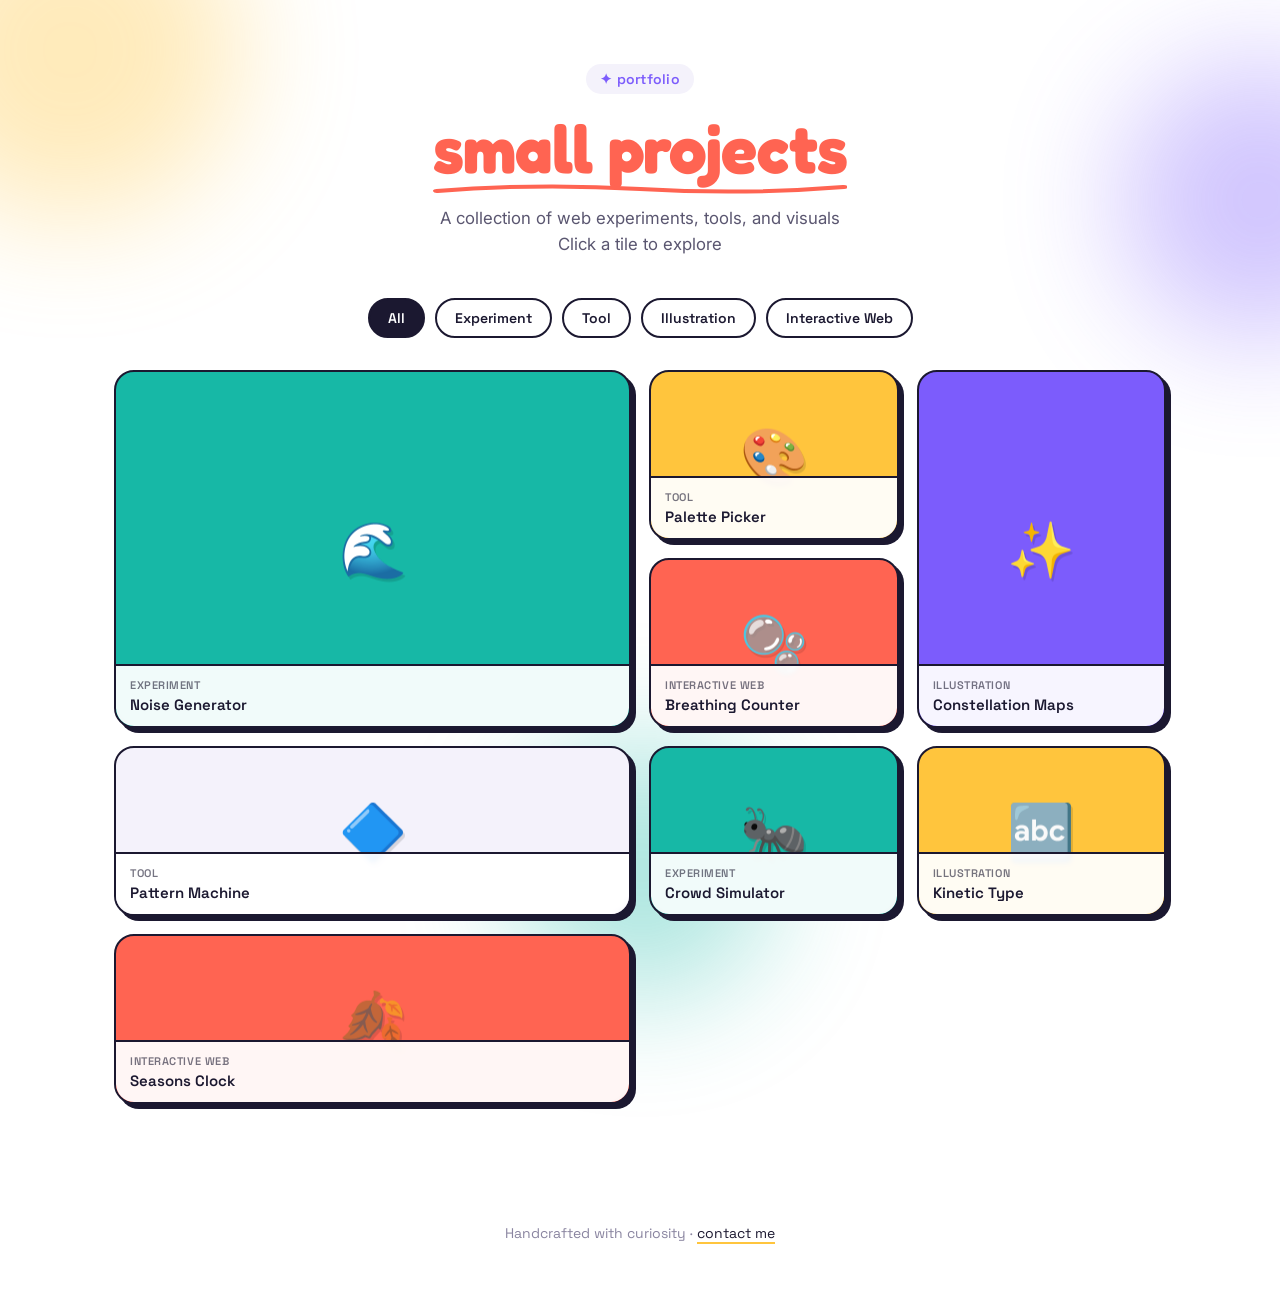
<file: idea1/index.html>
<!DOCTYPE html>
<html lang="en">

<head>
  <meta charset="UTF-8">
  <meta name="viewport" content="width=device-width, initial-scale=1.0">
  <title>The Lab — Web & Visual Creations</title>
  <link rel="preconnect" href="https://fonts.googleapis.com">
  <link
    href="https://fonts.googleapis.com/css2?family=Fredoka:wght@500;600;700&family=Space+Grotesk:wght@500;600;700&family=Inter:wght@400;500;600&display=swap"
    rel="stylesheet">
  <link rel="stylesheet" href="style.css">
  <script src="script.js" defer></script>
</head>

<body>

  <div class="blob blob1"></div>
  <div class="blob blob2"></div>
  <div class="blob blob3"></div>

  <header>
    <span class="eyebrow">✦ portfolio</span>
    <h1><span class="accent">small projects<svg viewBox="0 0 200 14" preserveAspectRatio="none">
          <path d="M2 10 Q 50 2, 100 8 T 198 6" stroke="#FF6452" stroke-width="4" fill="none" stroke-linecap="round" />
        </svg></span></h1>
    <p class="sub">A collection of web experiments, tools, and visuals<br>Click a tile to explore</p>
  </header>

  <div class="filters" id="filters"></div>

  <main>
    <div class="grid" id="grid"></div>
  </main>

  <footer>
    Handcrafted with curiosity · <a href="#" id="contact-link">contact me</a>
  </footer>

  <div class="modal-overlay" id="modalOverlay">
    <div class="modal" id="modalCard" style="position:relative;">
      <div class="close-x" id="closeModal">✕</div>
      <div class="art" id="modalArt"></div>
      <div class="body">
        <span class="cat-tag" id="modalCat"></span>
        <h3 id="modalName"></h3>
        <p id="modalDesc"></p>
        <div class="actions">
          <a class="btn primary" id="modalLink" href="#" target="_blank" rel="noopener">View Project ↗</a>
          <button class="btn ghost" id="modalCancel">Close</button>
        </div>
      </div>
    </div>
  </div>

</body>

</html>
</file>
<file: idea1/style.css>
:root{
  --paper:#FFFFFF;
  --ink:#1B1830;
  --coral:#FF6452;
  --teal:#17B8A6;
  --violet:#7C5CFC;
  --sunflower:#FFC53D;
  --mist:#F4F2FB;
  --line:#E8E4F5;
}
*{box-sizing:border-box; margin:0; padding:0;}
html{scroll-behavior:smooth;}
body{
  background:var(--paper);
  color:var(--ink);
  font-family:'Inter', sans-serif;
  overflow-x:hidden;
}

/* ---------- Decorative blobs ---------- */
.blob{
  position:absolute;
  border-radius:50%;
  filter:blur(60px);
  opacity:.35;
  z-index:0;
  pointer-events:none;
}
.blob1{width:340px;height:340px; background:var(--sunflower); top:-120px; left:-100px;}
.blob2{width:280px;height:280px; background:var(--violet); top:60px; right:-120px;}
.blob3{width:260px;height:260px; background:var(--teal); bottom:-100px; left:40%;}

/* ---------- Header ---------- */
header{
  position:relative;
  z-index:1;
  max-width:1100px;
  margin:0 auto;
  padding:64px 24px 40px;
  text-align:center;
}
.eyebrow{
  display:inline-flex;
  align-items:center;
  gap:8px;
  font-family:'Space Grotesk', sans-serif;
  font-size:14px;
  font-weight:600;
  letter-spacing:.02em;
  color:var(--violet);
  background:var(--mist);
  padding:6px 14px;
  border-radius:999px;
  margin-bottom:20px;
}
h1{
  font-family:'Fredoka', sans-serif;
  font-weight:700;
  font-size:clamp(2.4rem, 6vw, 4.2rem);
  line-height:1.05;
  letter-spacing:-.01em;
}
h1 .accent{
  color:var(--coral);
  position:relative;
  display:inline-block;
}
h1 .accent svg{
  position:absolute;
  left:0; bottom:-10px;
  width:100%; height:14px;
}
header p.sub{
  max-width:520px;
  margin:20px auto 0;
  font-size:1.05rem;
  color:#5A5670;
  line-height:1.6;
}

/* ---------- Filters ---------- */
.filters{
  position:relative;
  z-index:1;
  max-width:1100px;
  margin:0 auto;
  padding:0 24px 32px;
  display:flex;
  flex-wrap:wrap;
  gap:10px;
  justify-content:center;
}
.pill{
  font-family:'Space Grotesk', sans-serif;
  font-weight:600;
  font-size:14px;
  padding:9px 18px;
  border-radius:999px;
  border:2px solid var(--ink);
  background:var(--paper);
  color:var(--ink);
  cursor:pointer;
  transition:transform .15s ease, background .15s ease, color .15s ease;
}
.pill:hover{ transform:translateY(-2px) rotate(-1deg); }
.pill.active{
  background:var(--ink);
  color:var(--paper);
}

/* ---------- Grid ---------- */
main{
  position:relative;
  z-index:1;
  max-width:1100px;
  margin:0 auto;
  padding:0 24px 80px;
}
.grid{
  display:grid;
  grid-template-columns:repeat(4, 1fr);
  grid-auto-rows:170px;
  grid-auto-flow:dense;
  gap:18px;
}
@media(max-width:900px){
  .grid{ grid-template-columns:repeat(2,1fr); }
}
@media(max-width:520px){
  .grid{ grid-template-columns:1fr; grid-auto-rows:180px; }
  .tile.wide, .tile.tall, .tile.big{ grid-column:auto !important; grid-row:auto !important; }
}

.tile{
  position:relative;
  border-radius:20px;
  overflow:hidden;
  cursor:pointer;
  border:2px solid var(--ink);
  text-decoration:none;
  color:var(--ink);
  display:flex;
  flex-direction:column;
  justify-content:flex-end;
  transition:transform .22s cubic-bezier(.2,.9,.3,1.3), box-shadow .22s ease;
  box-shadow:5px 5px 0 var(--ink);
}
.tile:hover{
  transform:translate(-3px,-5px) rotate(-1deg);
  box-shadow:8px 10px 0 var(--ink);
}
.tile:nth-child(even):hover{ transform:translate(-3px,-5px) rotate(1deg); }

.tile .art{
  position:absolute; inset:0;
  display:flex; align-items:center; justify-content:center;
  font-size:3rem;
}
.tile .icon-emoji{ font-size:3.4rem; filter:drop-shadow(2px 3px 0 rgba(0,0,0,.12)); }

.tile .caption{
  position:relative;
  background:rgba(255,255,255,.94);
  backdrop-filter:blur(2px);
  padding:12px 14px;
  border-top:2px solid var(--ink);
}
.tile .cat-tag{
  font-family:'Space Grotesk', sans-serif;
  font-size:11px;
  font-weight:600;
  text-transform:uppercase;
  letter-spacing:.05em;
  opacity:.6;
  display:block;
  margin-bottom:2px;
}
.tile .name{
  font-family:'Space Grotesk', sans-serif;
  font-weight:600;
  font-size:15px;
}

.tile.wide{ grid-column:span 2; }
.tile.tall{ grid-row:span 2; }
.tile.big{ grid-column:span 2; grid-row:span 2; }

/* ---------- Modal ---------- */
.modal-overlay{
  position:fixed; inset:0;
  background:rgba(27,24,48,.55);
  display:none;
  align-items:center; justify-content:center;
  z-index:50;
  padding:24px;
}
.modal-overlay.open{ display:flex; }
.modal{
  background:var(--paper);
  border:2px solid var(--ink);
  border-radius:22px;
  max-width:480px;
  width:100%;
  box-shadow:8px 10px 0 var(--ink);
  overflow:hidden;
}
.modal .art{
  height:220px;
  display:flex; align-items:center; justify-content:center;
  font-size:5rem;
  border-bottom:2px solid var(--ink);
}
.modal .body{ padding:24px; }
.modal .cat-tag{
  font-family:'Space Grotesk', sans-serif;
  font-size:12px; font-weight:600; text-transform:uppercase;
  letter-spacing:.05em; color:var(--violet);
}
.modal h3{
  font-family:'Fredoka', sans-serif;
  font-size:1.6rem;
  margin:6px 0 10px;
}
.modal p{
  color:#5A5670;
  line-height:1.6;
  margin-bottom:20px;
  font-size:.95rem;
}
.modal .actions{ display:flex; gap:10px; }
.btn{
  font-family:'Space Grotesk', sans-serif;
  font-weight:600;
  font-size:14px;
  padding:10px 18px;
  border-radius:999px;
  border:2px solid var(--ink);
  cursor:pointer;
  text-decoration:none;
  display:inline-flex;
  align-items:center;
  gap:6px;
}
.btn.primary{ background:var(--ink); color:var(--paper); }
.btn.ghost{ background:var(--paper); color:var(--ink); }
.close-x{
  position:absolute; top:14px; right:14px;
  width:34px; height:34px;
  border-radius:50%;
  border:2px solid var(--ink);
  background:var(--paper);
  display:flex; align-items:center; justify-content:center;
  cursor:pointer;
  font-size:16px;
  z-index:2;
}

/* ---------- Footer ---------- */
footer{
  position:relative; z-index:1;
  text-align:center;
  padding:40px 24px 60px;
  font-family:'Space Grotesk', sans-serif;
  font-size:14px;
  color:#8A85A0;
}
footer a{ color:var(--ink); text-decoration:none; border-bottom:2px solid var(--sunflower); }

::selection{ background:var(--sunflower); }
</file>
